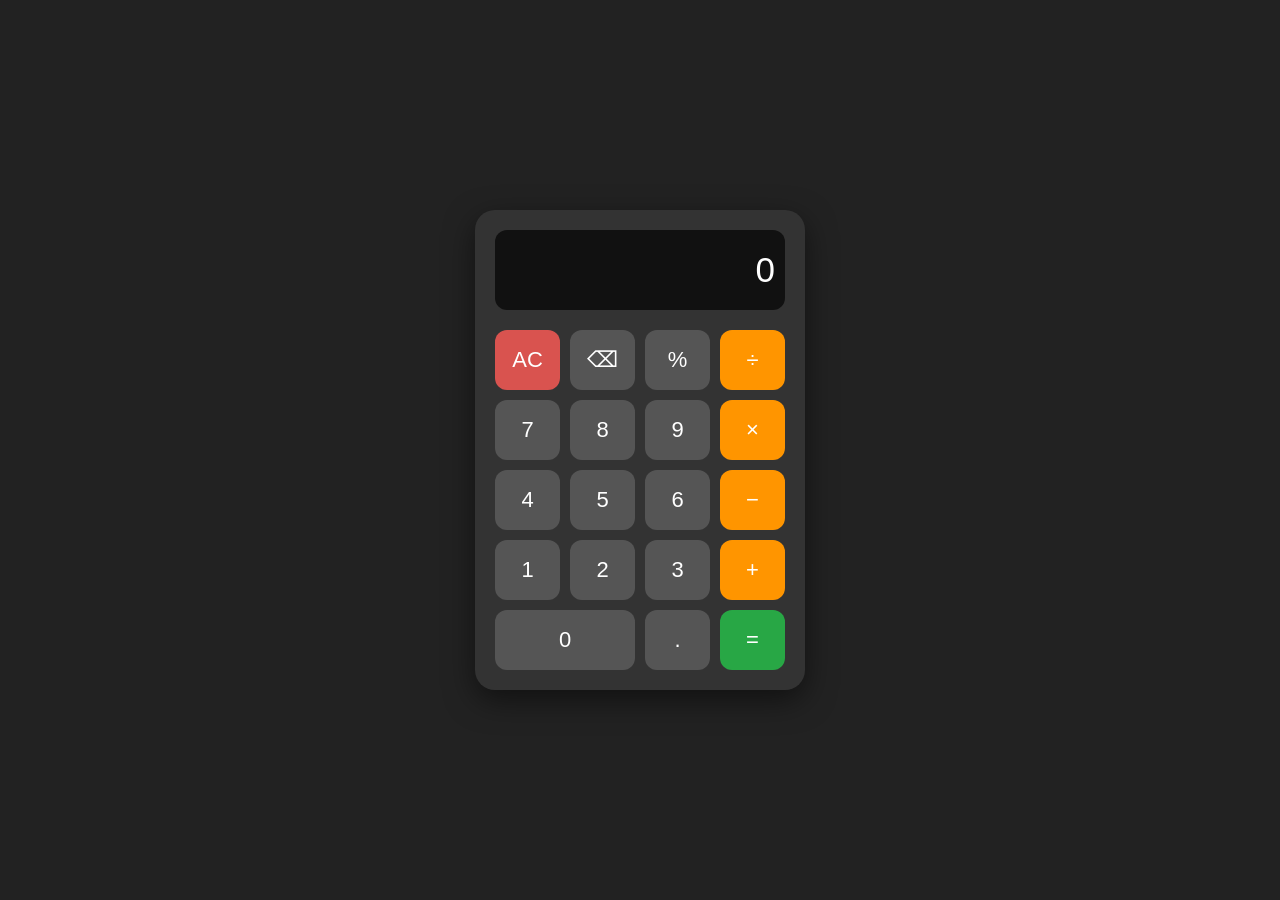
<file: index.html>
<!DOCTYPE html>
<html lang="en">
<head>
    <meta charset="UTF-8">
    <meta name="viewport" content="width=device-width, initial-scale=1.0">
    <title>Calculator</title>
    <link rel="stylesheet" href="calculator.css">
</head>

<body>

    <div class="calculator">

        <input type="text" id="display" value="0" readonly>

        <div class="buttons">

            <button class="clear" onclick="clearDisplay()">AC</button>
            <button onclick="deleteLast()">⌫</button>
            <button onclick="appendValue('%')">%</button>
            <button class="operator" onclick="appendValue('/')">÷</button>

            <button onclick="appendValue('7')">7</button>
            <button onclick="appendValue('8')">8</button>
            <button onclick="appendValue('9')">9</button>
            <button class="operator" onclick="appendValue('*')">×</button>

            <button onclick="appendValue('4')">4</button>
            <button onclick="appendValue('5')">5</button>
            <button onclick="appendValue('6')">6</button>
            <button class="operator" onclick="appendValue('-')">−</button>

            <button onclick="appendValue('1')">1</button>
            <button onclick="appendValue('2')">2</button>
            <button onclick="appendValue('3')">3</button>
            <button class="operator" onclick="appendValue('+')">+</button>

            <button class="zero" onclick="appendValue('0')">0</button>
            <button onclick="appendValue('.')">.</button>
            <button class="equals" onclick="calculate()">=</button>

        </div>

    </div>

    <script src="calculator.js"></script>
</body>
</html>
</file>
<file: calculator.css>
* {
    margin: 0;
    padding: 0;
    box-sizing: border-box;
}

body {
    min-height: 100vh;
    display: flex;
    justify-content: center;
    align-items: center;
    background: #222;
    font-family: Arial, sans-serif;
}

.calculator {
    width: 330px;
    padding: 20px;
    background: #333;
    border-radius: 20px;
    box-shadow: 0 10px 30px rgba(0, 0, 0, 0.5);
}

#display {
    width: 100%;
    height: 80px;
    margin-bottom: 20px;
    padding: 10px;
    border: none;
    outline: none;
    border-radius: 12px;
    background: #111;
    color: white;
    font-size: 35px;
    text-align: right;
}

.buttons {
    display: grid;
    grid-template-columns: repeat(4, 1fr);
    gap: 10px;
}

button {
    height: 60px;
    border: none;
    border-radius: 12px;
    background: #555;
    color: white;
    font-size: 22px;
    cursor: pointer;
    transition: 0.2s;
}

button:hover {
    background: #666;
}

button:active {
    transform: scale(0.95);
}

.operator {
    background: #ff9500;
}

.operator:hover {
    background: #e68600;
}

.clear {
    background: #d9534f;
}

.equals {
    background: #28a745;
}

.zero {
    grid-column: span 2;
}
</file>
